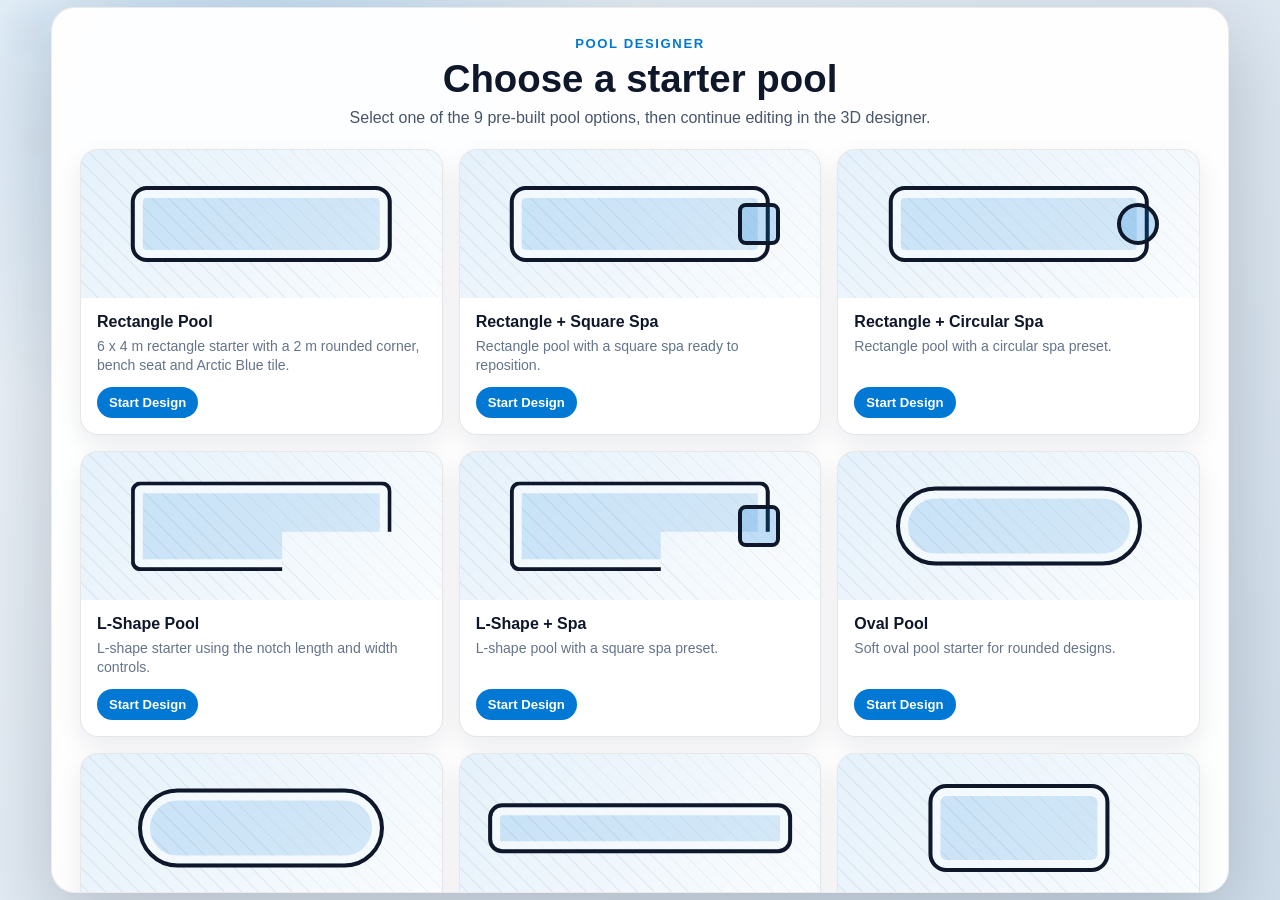
<file: frontend/index.html>
<!DOCTYPE html>
<html lang="en">
<head>
  <meta charset="UTF-8" />
  <meta name="viewport" content="width=device-width, initial-scale=1.0" />
  <title>Pool Designer</title>
  <link rel="preconnect" href="https://esm.sh" crossorigin />
  <link rel="dns-prefetch" href="https://esm.sh" />
  <link rel="stylesheet" href="css/styles.css" />
</head>

<body>

  <!-- Startup preset chooser -->
  <div id="starterPresetOverlay" class="starter-overlay" aria-modal="true" role="dialog">
    <div class="starter-panel">
      <div class="starter-header">
        <p class="starter-kicker">Pool Designer</p>
        <h1>Choose a starter pool</h1>
        <p>Select one of the 9 pre-built pool options, then continue editing in the 3D designer.</p>
      </div>
      <div id="starterPresetGrid" class="starter-grid"></div>
    </div>
  </div>

  <main class="app-shell container">

    <!-- Sidebar + Slide Panels -->
    <aside class="sidebar">

      <!-- ICON BAR -->
      <nav class="sidebar-icons">
        <button class="icon-btn active" data-panel="shape" title="Shape">⬛</button>
        <button class="icon-btn" data-panel="dimensions" title="Dimensions">📏</button>
        <button class="icon-btn" data-panel="tiles" title="Tiles">🧱</button>
        <button class="icon-btn" data-panel="spa" title="Spas">🛁</button>
        <!-- ⭐ NEW: Features panel icon -->
        <button class="icon-btn" data-panel="features" title="Features">✨</button>
        <button class="icon-btn" data-panel="steps" title="Entry Steps">🪜</button>
        <button class="icon-btn" data-panel="assistant" title="AI Assistant">🤖</button>
      </nav>

      <!-- DIMENSIONS PANEL -->
      <div class="side-panel" id="panel-dimensions">
        <h2>Pool Dimensions</h2>

        <label>
          <span>Shallow Depth (m)</span>
          <div class="slider-row">
            <input type="range" id="shallow" min="0.5" max="2.0" step="0.05" value="1.2" />
            <span id="shallow-val" class="slider-value">1.2 m</span>
          </div>

        </label>

        <label>
          <span>Deep Depth (m)</span>
          <div class="slider-row">
            <input type="range" id="deep" min="1.0" max="4.0" step="0.05" value="2.5" />
            <span id="deep-val" class="slider-value">2.5 m</span>
          </div>
        </label>

        <label>
          <span>Shallow Flat (m)</span>
          <div class="slider-row">
            <input type="range" id="shallowFlat" min="0" max="6" step="0.1" value="2" />
            <span id="shallowFlat-val" class="slider-value">2.0 m</span>
          </div>
        </label>

        <label>
          <span>Deep Flat (m)</span>
          <div class="slider-row">
            <input type="range" id="deepFlat" min="0" max="6" step="0.1" value="2" />
            <span id="deepFlat-val" class="slider-value">2.0 m</span>
          </div>
        </label>
      </div>

      <!-- SHAPE PANEL -->
      <div class="side-panel open" id="panel-shape">
        <h2>Pool Shape</h2>

        <label>
          <span>Shape</span>
          <select id="shape">
            <option value="rectangular">Rectangular</option>
            <option value="freeform">Freeform (editable)</option>
            <option value="oval">Oval</option>
            <option value="kidney">Kidney</option>
            <option value="L">L-Shape</option>
          </select>
        </label>

        <label>
          <span>Length (m)</span>
          <div class="slider-row">
            <input type="range" id="length" min="4" max="20" step="0.1" value="10" />
            <span id="length-val" class="slider-value">10 m</span>
          </div>
        </label>

        <label>
          <span>Width (m)</span>
          <div class="slider-row">
            <input type="range" id="width" min="2" max="10" step="0.1" value="5" />
            <span id="width-val" class="slider-value">5 m</span>
          </div>
        </label>

        <p id="freeform-hint" class="hint" style="display:none;">
          Use Customise to round a corner with a curved edge.
        </p>

        <div class="btn-row">
          <button id="customizeShapeBtn" class="btn">Customise</button>
          <button id="customizeConfirmBtn" class="btn primary" style="display:none;">Confirm</button>
          <button id="revertCornerBtn" class="btn" style="display:none;">Revert to Square Corner</button>
        </div>
        <label id="customizeRadiusWrap" style="display:none; margin-top:10px;">
          <span>Curve Radius (m)</span>
          <div class="slider-row">
            <input type="range" id="customizeRadius" min="1.0" max="4.0" step="0.05" value="1.0" disabled />
            <span id="customizeRadius-val" class="slider-value">1.00 m</span>
          </div>
        </label>
        <p id="customizeShapeHint" class="hint" style="display:none;">
          Select 2 adjacent walls where you want the curved edge.
        </p>

        <!-- KIDNEY CONTROLS -->
        <div id="kidney-controls" class="shape-subsection" style="display:none;">
          <h3>Kidney Settings</h3>

          <label>
            <span>Left Radius (m)</span>
            <div class="slider-row">
              <input type="range" id="kidneyLeftRadius" min="0.2" max="10.0" step="0.1" value="2.0" />
              <span id="kidneyLeftRadius-val" class="slider-value">2.0 m</span>
            </div>
          </label>

          <label>
            <span>Right Radius (m)</span>
            <div class="slider-row">
              <input type="range" id="kidneyRightRadius" min="0.2" max="12.0" step="0.1" value="3.0" />
              <span id="kidneyRightRadius-val" class="slider-value">3.0 m</span>
            </div>
          </label>

          <label>
            <span>Neck Offset (m)</span>
            <div class="slider-row">
              <input type="range" id="kidneyOffset" min="0.0" max="8.0" step="0.1" value="1.0" />
              <span id="kidneyOffset-val" class="slider-value">1.0 m</span>
            </div>
          </label>
        </div>

        <!-- L-SHAPE CONTROLS -->
        <div id="lshape-controls" class="shape-subsection" style="display:none;">
          <h3>L-Shape Settings</h3>

          <label>
            <span>Notch Length (× length)</span>
            <div class="slider-row">
              <input type="range" id="notchLengthX" min="0.20" max="0.80" step="0.01" value="0.40" />
              <span id="notchLengthX-val" class="slider-value">0.40</span>
            </div>
          </label>

          <label>
            <span>Notch Width (× width)</span>
            <div class="slider-row">
              <input type="range" id="notchWidthY" min="0.20" max="0.80" step="0.01" value="0.45" />
              <span id="notchWidthY-val" class="slider-value">0.45</span>
            </div>
          </label>
        </div>
      </div>

      <!-- TILES PANEL -->
      <div class="side-panel" id="panel-tiles">
        <h2>Tiles</h2>

        <div id="tile-grid" aria-label="Pool tile colour library">
          <!-- Tile colour buttons are generated from TILE_LIBRARY_OPTIONS in frontend/js/pbr/PBR.js. -->
        </div>
      </div>

      <!-- SPA PANEL -->
      <div class="side-panel" id="panel-spa">
        <h2>Spas</h2>

        <label>
          <span>Spa Shape</span>
          <select id="spaShape">
            <option value="square">Square</option>
            <option value="circular">Circular</option>
          </select>
        </label>

        <button id="addRemoveSpa" class="btn primary">Add Spa</button>

        <label>
          <span>Width (m)</span>
          <div class="slider-row">
            <input type="range" id="spaWidth" min="1" max="5" step="0.1" value="2.0" disabled />
            <span id="spaWidth-val" class="slider-value">2.0 m</span>
          </div>
        </label>

        <label>
          <span>Length (m)</span>
          <div class="slider-row">
            <input type="range" id="spaLength" min="1" max="5" step="0.1" value="2.0" disabled />
            <span id="spaLength-val" class="slider-value">2.0 m</span>
          </div>
        </label>

        <label>
          <span>Top Offset (m)</span>
          <div class="slider-row">
            <input type="range" id="spaTopHeight" min="0" max="0.5" step="0.05" value="0" disabled />
            <span id="spaTopHeight-val" class="slider-value">0.00 m</span>
          </div>
        </label>
      </div>

      <!-- ⭐ NEW: FEATURES PANEL (wall tools) -->
      <div class="side-panel" id="panel-features">
        <h2>Features</h2>

        <p class="hint">Click a pool wall to adjust its height.</p>

        <label id="wallRaiseRow" style="display:none;">
          <span>Raise Wall Height (m)</span>
          <div class="slider-row">
            <!-- extra height ABOVE base wall height -->
            <input
              type="range"
              id="wallRaise"
              min="0"
              max="1.2"
              step="0.05"
              value="0"
              disabled
            />
            <span id="wallRaise-val" class="slider-value">0.00 m</span>
          </div>
        </label>
      </div>

      <!-- AI ASSISTANT PANEL -->
      <div class="side-panel" id="panel-assistant">
        <h2>AI Assistant</h2>
        <p class="hint">Ask for design help, quick pool presets, step/spa suggestions, or checks on the current layout.</p>

        <div id="poolAssistant" class="assistant-widget" aria-label="Pool design assistant">
          <div id="assistantMessages" class="assistant-messages" aria-live="polite"></div>

          <div class="assistant-quick-actions" aria-label="Assistant quick actions">
            <button type="button" class="assistant-chip" data-assistant-prompt="Review this pool design">Review design</button>
            <button type="button" class="assistant-chip" data-assistant-prompt="Make this a family pool">Family pool</button>
            <button type="button" class="assistant-chip" data-assistant-prompt="Make this a lap pool">Lap pool</button>
            <button type="button" class="assistant-chip" data-assistant-prompt="Add a spa">Add spa</button>
            <button type="button" class="assistant-chip" data-assistant-prompt="Use steps only">Steps only</button>
            <button type="button" class="assistant-chip" data-assistant-prompt="Use bench seat">Bench seat</button>
          </div>

          <form id="assistantForm" class="assistant-form">
            <textarea id="assistantInput" rows="3" placeholder="Example: make this a 9 x 4 family pool with a bench seat and shallow entry steps"></textarea>
            <button type="submit" class="btn primary">Ask</button>
          </form>
        </div>
      </div>

      <!-- ENTRY STEPS PANEL -->
      <div class="side-panel" id="panel-steps">
        <h2>Entry Steps</h2>

        <label>
          <span>Step Count</span>
          <div class="slider-row">
            <input type="range" id="stepCount" min="0" max="5" step="1" value="3" />
            <span id="stepCount-val" class="slider-value">3</span>
          </div>
        </label>

        <label>
          <span>Step Depth (m)</span>
          <div class="slider-row">
            <input type="range" id="stepDepth" min="0.1" max="0.5" step="0.05" value="0.2" />
            <span id="stepDepth-val" class="slider-value">0.2 m</span>
          </div>
        </label>

        <label>
          <span>Step Width (m)</span>
          <div class="slider-row">
            <input type="range" id="stepWidth" min="0.5" max="8" step="0.05" value="5" />
            <span id="stepWidth-val" class="slider-value">5.00 m</span>
          </div>
        </label>



        <div class="step-control-group">
          <span class="step-control-title">Entry Wall</span>
          <div class="step-toggle-row" id="stepWallControls">
            <button type="button" class="step-toggle-btn active" data-step-wall="west">West / Left</button>
            <button type="button" class="step-toggle-btn" data-step-wall="east">East / Right</button>
            <button type="button" class="step-toggle-btn" data-step-wall="north">North / Top</button>
            <button type="button" class="step-toggle-btn" data-step-wall="south">South / Bottom</button>
          </div>
        </div>

        <div class="step-control-group">
          <span class="step-control-title">Step Position</span>
          <div class="step-toggle-row" id="stepPositionControls">
            <button type="button" class="step-toggle-btn" data-step-position="left">Left</button>
            <button type="button" class="step-toggle-btn active" data-step-position="center">Centre</button>
            <button type="button" class="step-toggle-btn" data-step-position="right">Right</button>
          </div>
        </div>

        <div class="step-control-group">
          <span class="step-control-title">Step Shape</span>
          <div class="step-toggle-row" id="stepShapeControls">
            <button type="button" class="step-toggle-btn active" data-step-shape="rectangle">Rectangle</button>
            <button type="button" class="step-toggle-btn" data-step-shape="diagonal">Diagonal Corner</button>
            <button type="button" class="step-toggle-btn" data-step-shape="circular">Circular Corner</button>
            <button type="button" class="step-toggle-btn" data-step-shape="radius">Radius Corner</button>
          </div>
        </div>

        <div class="step-control-group" id="stepBenchModeControls">
          <span class="step-control-title">Step Layout</span>
          <div class="step-toggle-row">
            <button type="button" class="step-toggle-btn" data-step-bench-mode="stepsOnly">Steps Only</button>
            <button type="button" class="step-toggle-btn active" data-step-bench-mode="bench">Bench Seat</button>
          </div>
        </div>

        <!-- Step Extension Slider -->
        <label id="stepExtensionRow" style="display:none;">
          <span>Step Extension (m)</span>
          <div class="slider-row">
            <input type="range" id="stepExtension" min="0.3" max="1.5" step="0.05" value="0.3" />
            <span id="stepExtension-val" class="slider-value">1.0 m</span>
          </div>
        </label>

      </div>

    </aside>

    <div class="app-top-actions">
      <button id="undoBtn" type="button" class="top-action-btn" title="Undo last change">Undo</button>
      <button id="screenshotBtn" type="button" class="top-action-btn" title="Save screenshot">Screenshot</button>
    </div>

    <!-- 3D Scene -->
    <section class="canvas-wrap">
      <div id="three-root"></div>
    </section>

  </main>

  <script type="module" src="js/main.js"></script>

</body>
</html>
</file>
<file: frontend/css/styles.css>
/* ===============================
   BASE LAYOUT
=============================== */
html, body {
  margin: 0;
  padding: 0;
  height: 100%;
  overflow: hidden;
  font-family: "Inter", sans-serif;
  background: #eef3f8;
}

.app-shell {
  display: flex;
  height: 100vh;
  width: 100%;
}

/* ===============================
   SIDEBAR + ICON BAR
=============================== */
.sidebar {
  position: relative;
  display: flex;
  height: 100%;
  flex-shrink: 0;
}

.sidebar-icons {
  background: #ffffff;
  border-radius: 0 12px 12px 0;
  box-shadow: 0 0 8px rgba(0, 0, 0, 0.08);
  display: flex;
  flex-direction: column;
  align-items: center;
  padding: 0.75rem 0;
  gap: 0.75rem;
  width: 60px;
  z-index: 10;
}

.icon-btn {
  background: #f8f8f8;
  border: none;
  border-radius: 8px;
  width: 42px;
  height: 42px;
  font-size: 1.3rem;
  cursor: pointer;
  transition: all 0.2s ease;
}

.icon-btn:hover {
  background: #eaeaea;
}

.icon-btn.active {
  background: #0078d4;
  color: white;
  transform: scale(1.1);
}

/* ===============================
   SLIDE-OUT PANELS (ALL PANELS)
=============================== */
.side-panel {
  position: absolute;
  left: 70px;
  top: 0;
  bottom: 0;
  width: 260px;
  background: white;
  border-radius: 0 12px 12px 0;
  box-shadow: 2px 0 10px rgba(0, 0, 0, 0.15);
  padding: 1rem 1rem 2rem;
  transform: translateX(-320px);
  opacity: 0;
  transition: transform 0.35s ease, opacity 0.3s ease;
  overflow-y: auto;
  z-index: 5;
}

.side-panel.open {
  transform: translateX(0);
  opacity: 1;
}

.side-panel h2 {
  margin-bottom: 0.8rem;
  font-size: 1.1rem;
  color: #0078d4;
}

.side-panel label {
  display: flex;
  flex-direction: column;
  gap: 0.3rem;
  margin-bottom: 0.8rem;
}

.side-panel input[type="range"] {
  width: 100%;
}

/* ===============================
   TILE GRID (PBR + Standard)
=============================== */
#tile-grid,
#tile-options {
  display: grid;
  grid-template-columns: repeat(3, 1fr);
  gap: 0.45rem;
}

.tile-btn {
  position: relative;
  overflow: hidden;
  border: 2px solid transparent;
  border-radius: 6px;
  width: 100%;
  aspect-ratio: 1;
  background-size: cover;
  background-position: center;
  cursor: pointer;
  transition: 0.2s;
  background-color: #fff;
}

.tile-btn::before {
  content: "";
  position: absolute;
  inset: 0;
  background: linear-gradient(to top, rgba(0,0,0,0.42), rgba(0,0,0,0.04) 55%, rgba(255,255,255,0.08));
  opacity: 0.82;
  pointer-events: none;
}

.tile-btn-label {
  position: absolute;
  left: 4px;
  right: 4px;
  bottom: 4px;
  z-index: 1;
  color: #fff;
  font-size: 0.64rem;
  line-height: 1.05;
  font-weight: 700;
  text-align: center;
  text-shadow: 0 1px 2px rgba(0,0,0,0.72);
  pointer-events: none;
}

.tile-btn:hover,
.tile-btn.active {
  border-color: #0078d4;
}

.tile-btn.loading {
  opacity: 0.62;
  cursor: wait;
}

/* ===============================
   PANEL BUTTONS (Add Spa, PBR toggle, Camera Reset)
=============================== */
.panel-btn {
  width: 100%;
  padding: 10px;
  margin-top: 1rem;
  border: none;
  border-radius: 8px;
  background: #0078d4;
  color: white;
  font-weight: 600;
  cursor: pointer;
  transition: background 0.2s ease;
}

.panel-btn:hover {
  background: #005fa3;
}

/* ===============================
   SPA PANEL OVERRIDES
=============================== */
#panel-spa h2 {
  color: #0078d4;
}

#panel-spa label {
  display: flex;
  flex-direction: column;
  gap: 0.3rem;
  margin-bottom: 0.8rem;
}

/* ===============================
   CAMERA PANEL
=============================== */
#panel-camera input[type="range"] {
  width: 100%;
}

/* ===============================
   3D CANVAS
=============================== */
.canvas-wrap {
  flex: 1;
  background: #e0e7ef;
  position: relative;
}

#three-root {
  width: 100%;
  height: 100%;
}


/* ===============================
   TOP RIGHT ACTIONS
=============================== */
.app-top-actions {
  position: fixed;
  top: 16px;
  right: 16px;
  z-index: 50;
  display: flex;
  gap: 10px;
}

.top-action-btn {
  appearance: none;
  border: none;
  border-radius: 10px;
  background: rgba(255,255,255,0.96);
  color: #0f172a;
  box-shadow: 0 8px 24px rgba(15, 23, 42, 0.16);
  padding: 10px 14px;
  font: 600 14px/1 "Inter", sans-serif;
  cursor: pointer;
  transition: transform 0.15s ease, box-shadow 0.15s ease, opacity 0.15s ease;
}

.top-action-btn:hover {
  transform: translateY(-1px);
  box-shadow: 0 10px 28px rgba(15, 23, 42, 0.2);
}

.top-action-btn:disabled {
  opacity: 0.45;
  cursor: default;
  transform: none;
  box-shadow: 0 8px 24px rgba(15, 23, 42, 0.12);
}

/* ===============================
   STARTER PRESET OVERLAY
=============================== */
.starter-overlay {
  position: fixed;
  inset: 0;
  z-index: 1000;
  display: flex;
  align-items: center;
  justify-content: center;
  padding: 28px;
  background:
    radial-gradient(circle at 20% 10%, rgba(0, 120, 212, 0.18), transparent 30%),
    linear-gradient(135deg, rgba(238, 243, 248, 0.98), rgba(208, 222, 235, 0.98));
  backdrop-filter: blur(6px);
}

.starter-overlay.hidden {
  display: none;
}

.starter-panel {
  width: min(1120px, 96vw);
  max-height: 92vh;
  overflow: auto;
  background: rgba(255, 255, 255, 0.96);
  border: 1px solid rgba(15, 23, 42, 0.08);
  border-radius: 24px;
  box-shadow: 0 24px 80px rgba(15, 23, 42, 0.22);
  padding: 28px;
}

.starter-header {
  text-align: center;
  margin-bottom: 22px;
}

.starter-kicker {
  margin: 0 0 8px;
  color: #0078d4;
  font-size: 0.82rem;
  font-weight: 800;
  letter-spacing: 0.12em;
  text-transform: uppercase;
}

.starter-header h1 {
  margin: 0;
  color: #0f172a;
  font-size: clamp(1.8rem, 3vw, 2.7rem);
  line-height: 1.05;
}

.starter-header p:last-child {
  margin: 10px auto 0;
  max-width: 650px;
  color: #475569;
  font-size: 1rem;
}

.starter-grid {
  display: grid;
  grid-template-columns: repeat(3, minmax(0, 1fr));
  gap: 16px;
}

.starter-card {
  appearance: none;
  text-align: left;
  border: 1px solid rgba(15, 23, 42, 0.1);
  border-radius: 18px;
  background: #ffffff;
  box-shadow: 0 10px 26px rgba(15, 23, 42, 0.08);
  padding: 0;
  overflow: hidden;
  cursor: pointer;
  transition: transform 0.16s ease, box-shadow 0.16s ease, border-color 0.16s ease;
}

.starter-card:hover,
.starter-card:focus-visible {
  transform: translateY(-3px);
  border-color: rgba(0, 120, 212, 0.55);
  box-shadow: 0 16px 36px rgba(15, 23, 42, 0.16);
  outline: none;
}

.starter-card.is-disabled {
  opacity: 0.48;
  cursor: wait;
}

.starter-card.is-loading {
  border-color: rgba(0, 120, 212, 0.65);
  cursor: wait;
}

.starter-card.is-loading .starter-card-action::before {
  content: "";
  width: 12px;
  height: 12px;
  margin-right: 8px;
  border: 2px solid rgba(255, 255, 255, 0.55);
  border-top-color: #ffffff;
  border-radius: 999px;
  animation: starterSpin 0.75s linear infinite;
}

@keyframes starterSpin {
  to { transform: rotate(360deg); }
}

.starter-preview {
  height: 148px;
  position: relative;
  background:
    linear-gradient(135deg, rgba(0, 120, 212, 0.10), rgba(0, 120, 212, 0.02)),
    repeating-linear-gradient(45deg, rgba(15, 23, 42, 0.06) 0 1px, transparent 1px 12px);
}

.starter-preview-canvas {
  position: absolute;
  inset: 0;
  display: block;
  width: 100%;
  height: 100%;
}

.starter-preview-image {
  position: absolute;
  inset: 0;
  display: block;
  width: 100%;
  height: 100%;
  object-fit: contain;
  padding: 0;
  box-sizing: border-box;
}

.starter-card.has-live-preview .starter-preview::before,
.starter-card.has-live-preview .starter-preview::after {
  display: none;
}

.starter-preview::before {
  content: "";
  position: absolute;
  left: 50%;
  top: 50%;
  transform: translate(-50%, -50%);
  width: var(--pool-w, 70%);
  height: var(--pool-h, 46%);
  border: 4px solid #0f172a;
  border-radius: var(--pool-radius, 16px);
  background: rgba(0, 120, 212, 0.14);
  box-shadow: inset 0 0 0 8px rgba(255, 255, 255, 0.78);
  clip-path: var(--pool-clip, none);
}

.starter-preview::after {
  content: "";
  display: var(--spa-display, none);
  position: absolute;
  width: 34px;
  height: 34px;
  right: 17%;
  top: 50%;
  transform: translate(50%, -50%);
  border: 4px solid #0f172a;
  border-radius: var(--spa-radius, 8px);
  background: rgba(0, 120, 212, 0.22);
}

.starter-card-body {
  padding: 15px 16px 16px;
}

.starter-card-title {
  margin: 0 0 6px;
  color: #0f172a;
  font-size: 1rem;
  font-weight: 800;
}

.starter-card-desc {
  margin: 0 0 12px;
  color: #64748b;
  font-size: 0.88rem;
  line-height: 1.35;
  min-height: 38px;
}

.starter-card-action {
  display: inline-flex;
  align-items: center;
  justify-content: center;
  border-radius: 999px;
  background: #0078d4;
  color: #ffffff;
  padding: 8px 12px;
  font-size: 0.82rem;
  font-weight: 800;
}

.starter-card[data-preview="lap"] .starter-preview { --pool-w: 82%; --pool-h: 28%; --pool-radius: 14px; }
.starter-card[data-preview="plunge"] .starter-preview { --pool-w: 48%; --pool-h: 54%; --pool-radius: 18px; }
.starter-card[data-preview="oval"] .starter-preview { --pool-w: 66%; --pool-h: 48%; --pool-radius: 999px; }
.starter-card[data-preview="lshape"] .starter-preview { --pool-w: 70%; --pool-h: 55%; --pool-radius: 10px; --pool-clip: polygon(0 0, 100% 0, 100% 56%, 58% 56%, 58% 100%, 0 100%); }
.starter-card[data-spa="true"] .starter-preview { --spa-display: block; }
.starter-card[data-spa-shape="circular"] .starter-preview { --spa-radius: 999px; }

@media (max-width: 860px) {
  .starter-grid {
    grid-template-columns: repeat(2, minmax(0, 1fr));
  }
}

@media (max-width: 560px) {
  .starter-overlay {
    padding: 14px;
  }

  .starter-panel {
    padding: 18px;
  }

  .starter-grid {
    grid-template-columns: 1fr;
  }
}


/* Step editing controls */
.step-control-group {
  margin: 14px 0;
}

.step-control-title {
  display: block;
  margin-bottom: 8px;
  font-size: 13px;
  font-weight: 600;
  color: #d9e8f6;
}

.step-toggle-row {
  display: flex;
  gap: 6px;
  flex-wrap: wrap;
}

.step-toggle-btn {
  flex: 1 1 0;
  min-width: 72px;
  border: 1px solid rgba(255,255,255,0.22);
  border-radius: 8px;
  padding: 7px 9px;
  background: rgba(255,255,255,0.06);
  color: #e9f4ff;
  cursor: pointer;
  font-size: 12px;
}

.step-toggle-btn:hover {
  background: rgba(255,255,255,0.12);
}

.step-toggle-btn.active {
  border-color: rgba(89, 174, 255, 0.95);
  background: rgba(89, 174, 255, 0.28);
}

.step-control-note {
  display: block;
  margin-top: 7px;
  color: rgba(233,244,255,0.65);
  line-height: 1.35;
}

/* AI pool assistant */
.assistant-widget {
  display: flex;
  flex-direction: column;
  gap: 10px;
  min-height: 420px;
}

.assistant-messages {
  flex: 1 1 auto;
  min-height: 230px;
  max-height: 46vh;
  overflow-y: auto;
  padding: 10px;
  border: 1px solid rgba(255,255,255,0.14);
  border-radius: 12px;
  background: rgba(2, 13, 24, 0.45);
}

.assistant-message {
  margin-bottom: 9px;
  padding: 9px 10px;
  border-radius: 10px;
  line-height: 1.35;
  font-size: 13px;
  white-space: pre-wrap;
}

.assistant-message.assistant-user {
  margin-left: 24px;
  background: rgba(89,174,255,0.22);
  color: #f2f8ff;
}

.assistant-message.assistant-bot {
  margin-right: 24px;
  background: rgba(255,255,255,0.08);
  color: #e9f4ff;
}

.assistant-quick-actions {
  display: flex;
  flex-wrap: wrap;
  gap: 6px;
}

.assistant-chip {
  border: 1px solid rgba(255,255,255,0.18);
  border-radius: 999px;
  padding: 6px 9px;
  background: rgba(255,255,255,0.07);
  color: #e9f4ff;
  cursor: pointer;
  font-size: 12px;
}

.assistant-chip:hover {
  background: rgba(89,174,255,0.22);
  border-color: rgba(89,174,255,0.75);
}

.assistant-form {
  display: grid;
  grid-template-columns: 1fr auto;
  gap: 8px;
  align-items: end;
}

.assistant-form textarea {
  width: 100%;
  resize: vertical;
  min-height: 70px;
  max-height: 170px;
  border-radius: 10px;
  border: 1px solid rgba(255,255,255,0.18);
  background: rgba(0,0,0,0.22);
  color: #f2f8ff;
  padding: 9px 10px;
  font-family: inherit;
  font-size: 13px;
}
</file>
